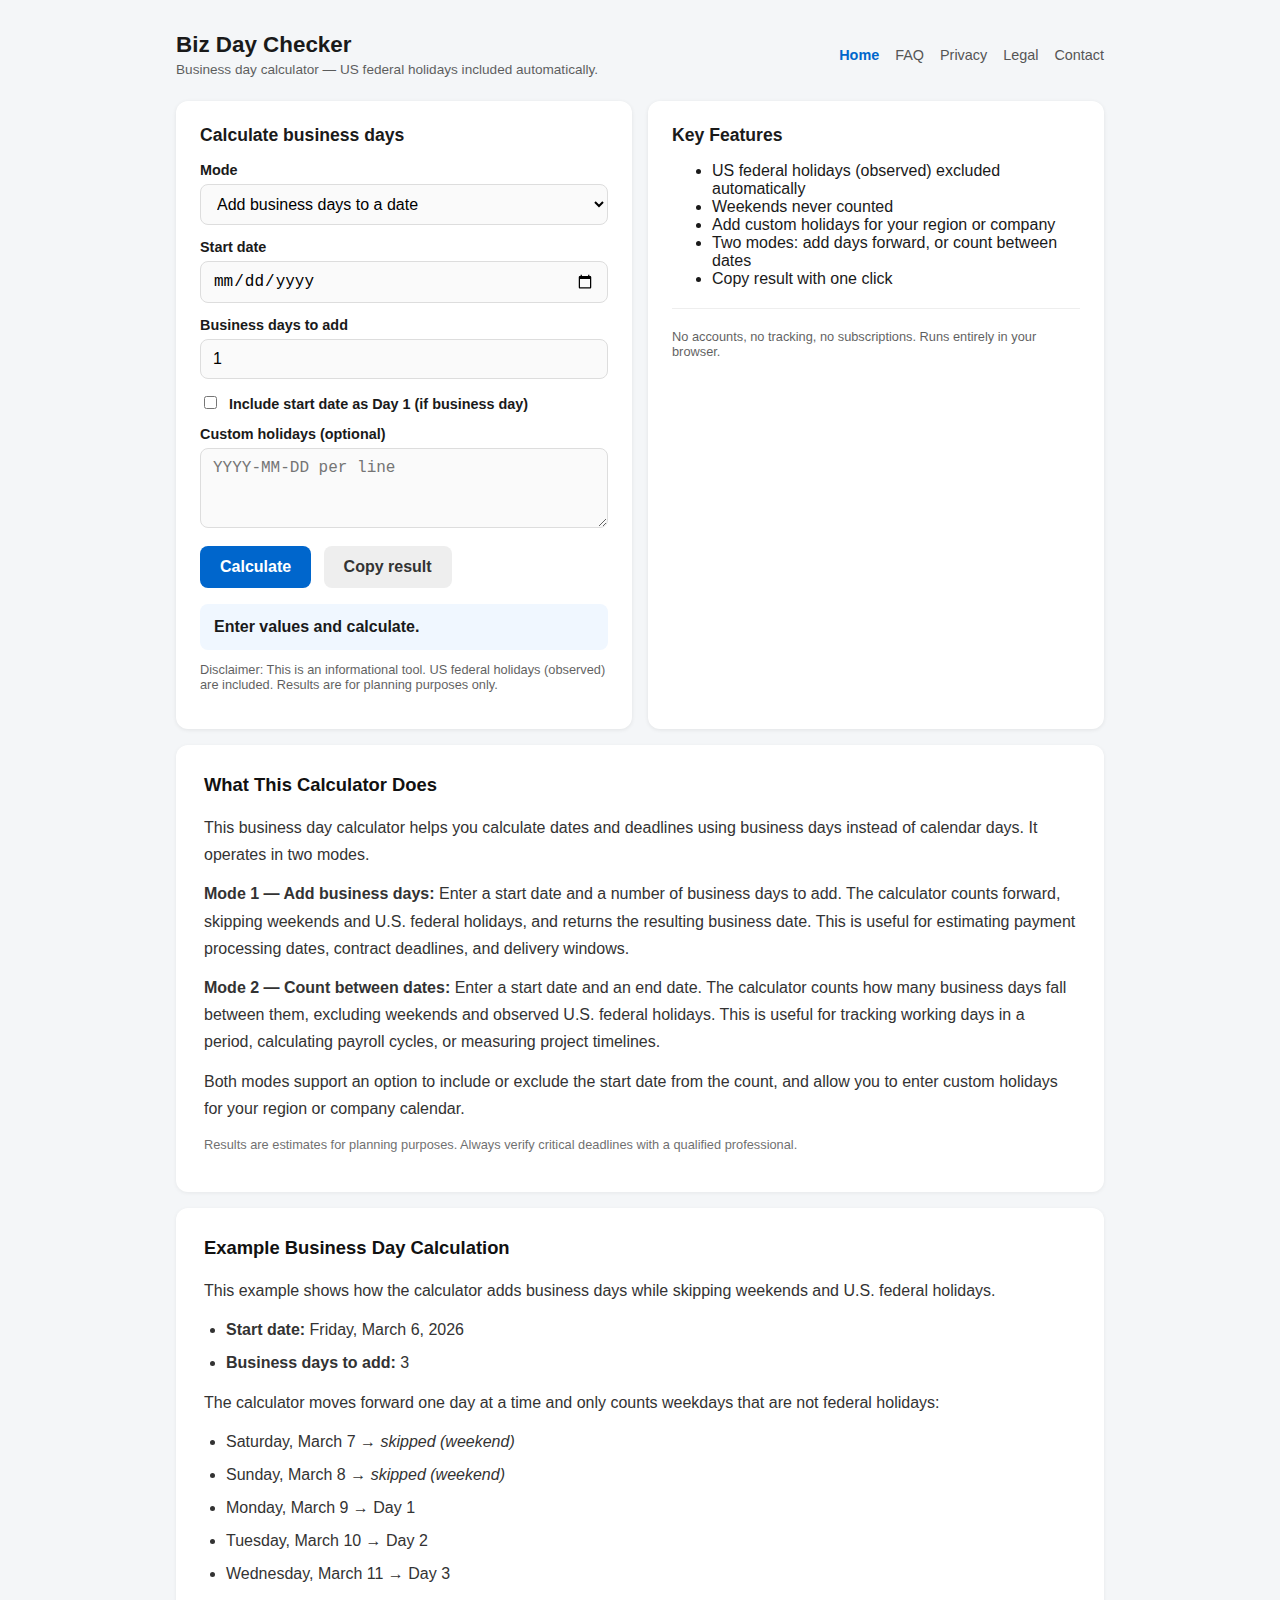
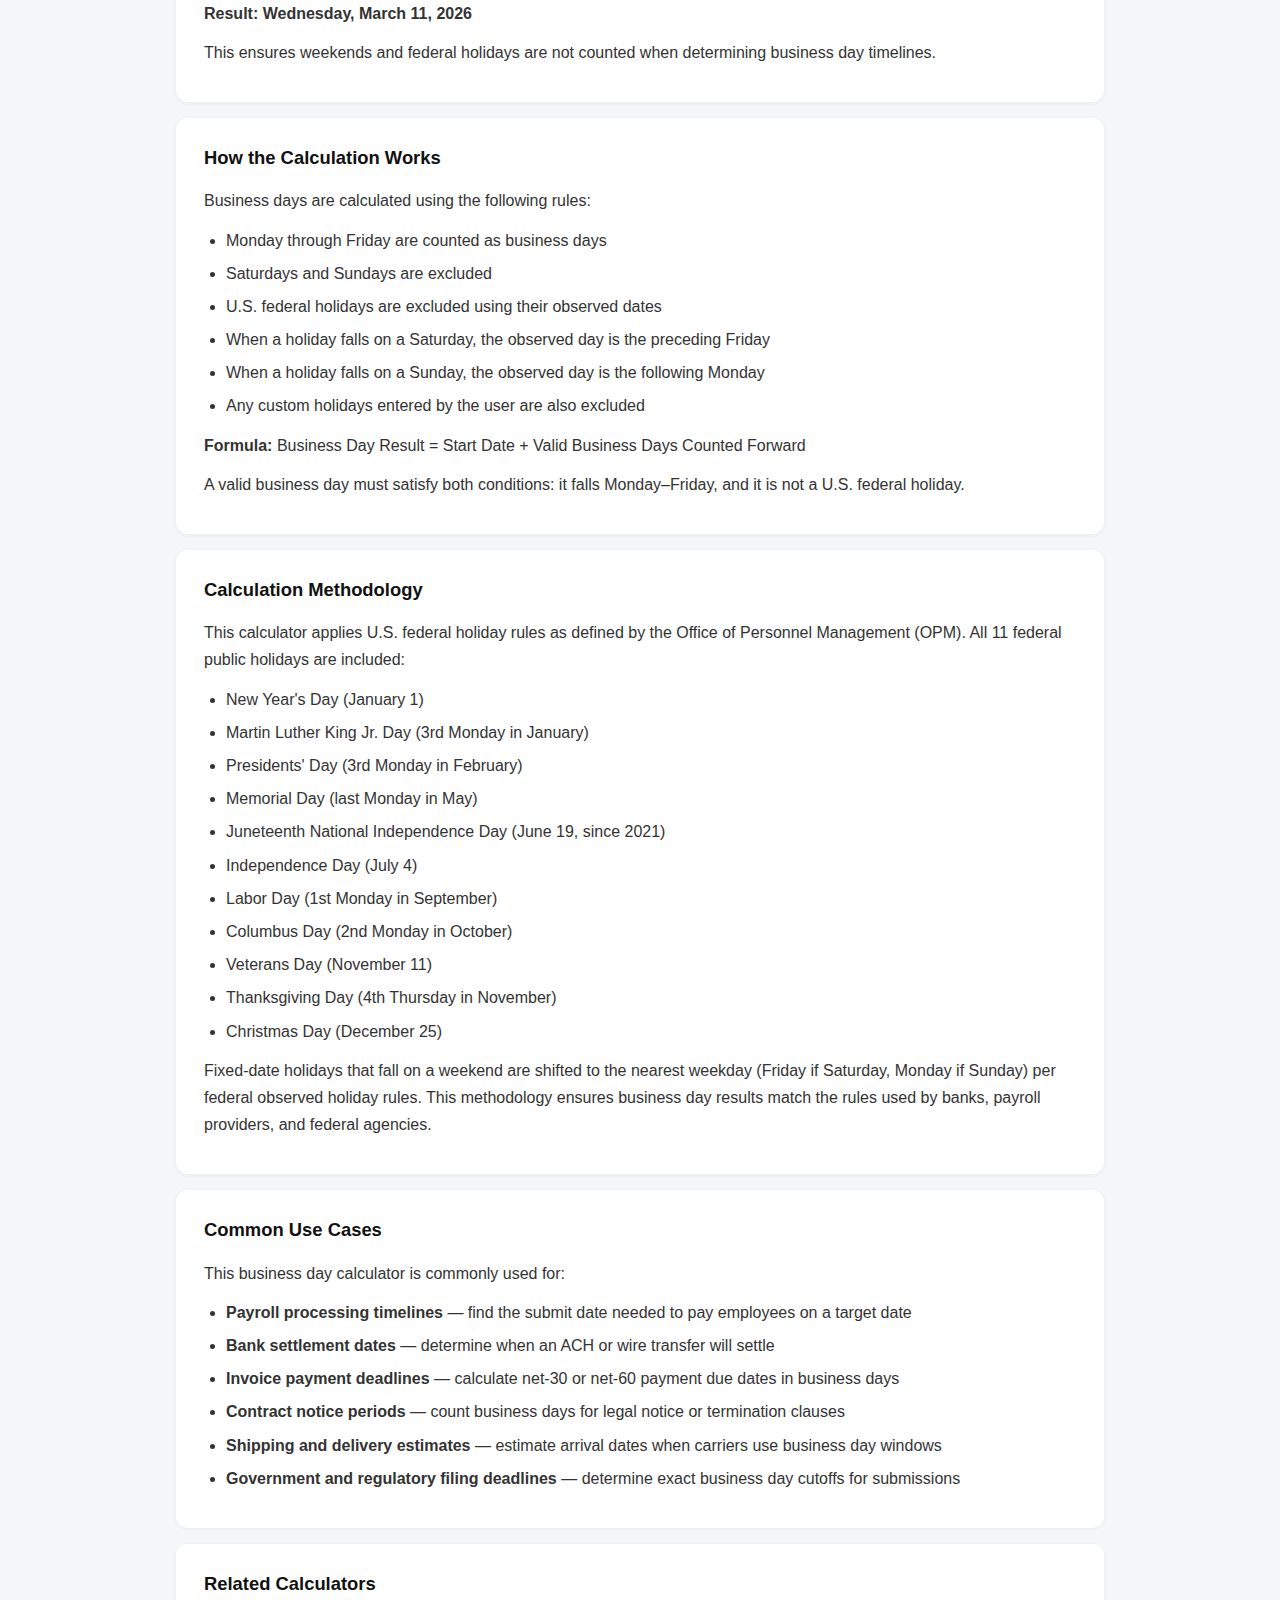
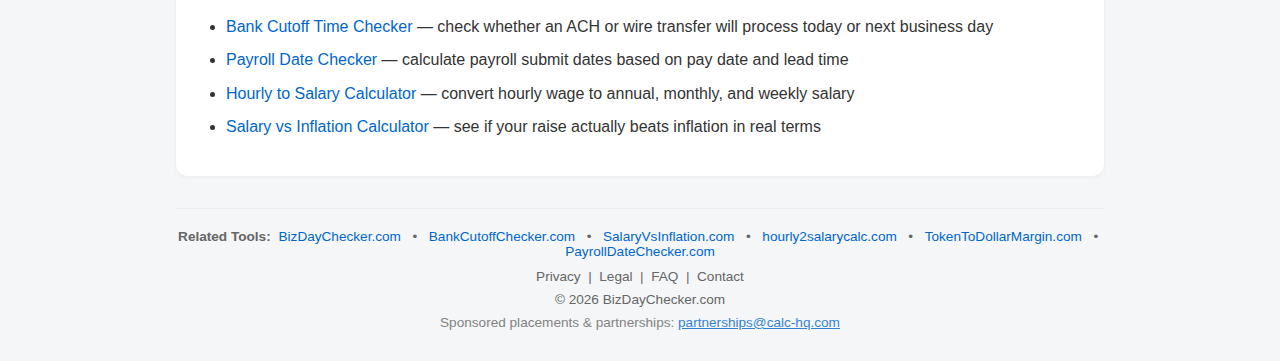
<file: index.html>
<!doctype html>
<html lang="en">
    <head>
        <meta charset="utf-8" />
        <meta name="viewport" content="width=device-width,initial-scale=1" />
        <title>Business Day Calculator | BizDayChecker.com</title>
        <link rel="canonical" href="https://bizdaychecker.com/"/>
        <meta
            name="description"
            content="Free business day calculator. Add business days to a date or count business days between two dates. US federal holidays included automatically."
        />

        <!-- AdSense -->
        <meta name="google-adsense-account" content="ca-pub-7744853829365165" />
        <script
            async
            src="https://pagead2.googlesyndication.com/pagead/js/adsbygoogle.js?client=ca-pub-7744853829365165"
            crossorigin="anonymous"
        ></script>

        <link rel="stylesheet" href="styles.css" />
        <script type="application/ld+json">
        {
            "@context": "https://schema.org",
            "@type": "WebApplication",
            "name": "Business Day Calculator",
            "url": "https://bizdaychecker.com/",
            "applicationCategory": "FinanceApplication",
            "operatingSystem": "All",
            "description": "Online business day calculator that adds or counts business days while skipping weekends and U.S. federal holidays (observed)."
        }
        </script>
    </head>
    <body>
        <div class="wrap">
            <header>
                <div class="brand">
                    <h1>Biz Day Checker</h1>
                    <p>
                        Business day calculator — US federal holidays included
                        automatically.
                    </p>
                </div>
                <nav>
                    <a href="index.html" class="active">Home</a>
                    <a href="faq.html">FAQ</a>
                    <a href="privacy.html">Privacy</a>
                    <a href="legal.html">Legal</a>
                    <a href="contact.html">Contact</a>
                </nav>
            </header>

            <!-- Sponsor (inactive by default) -->
            <div id="sponsor" class="sponsor-slot is-off" aria-label="Sponsor"></div>
            <!-- Ads (collapsed by default) -->
            <div id="adTop" class="ad-slot is-off" aria-label="Advertisement"></div>

            <div class="grid">
                <section class="card">
                    <h2>Calculate business days</h2>

                    <label for="mode">Mode</label>
                    <select id="mode">
                        <option value="add">Add business days to a date</option>
                        <option value="between">
                            Business days between two dates
                        </option>
                    </select>

                    <div id="addMode">
                        <label for="startDate">Start date</label>
                        <input type="date" id="startDate" />
                        <label for="daysToAdd">Business days to add</label>
                        <input type="number" id="daysToAdd" value="1" min="0" />
                    </div>

                    <div id="betweenMode" style="display: none">
                        <label for="betweenStart">Start date</label>
                        <input type="date" id="betweenStart" />
                        <label for="betweenEnd">End date</label>
                        <input type="date" id="betweenEnd" />
                    </div>

                    <label>
                        <input type="checkbox" id="includeStart" /> Include
                        start date as Day 1 (if business day)
                    </label>

                    <label for="customHolidays"
                        >Custom holidays (optional)</label
                    >
                    <textarea
                        id="customHolidays"
                        placeholder="YYYY-MM-DD per line"
                    ></textarea>

                    <button class="btn" onclick="calculate()">Calculate</button>
                    <button class="btn-secondary" onclick="copyResult()">
                        Copy result
                    </button>

                    <div class="result" id="result">
                        Enter values and calculate.
                    </div>

                    <p class="mini">
                        Disclaimer: This is an informational tool. US federal
                        holidays (observed) are included. Results are for
                        planning purposes only.
                    </p>
                </section>

                <aside class="card">
                    <h2>Key Features</h2>
                    <ul>
                        <li>
                            US federal holidays (observed) excluded
                            automatically
                        </li>
                        <li>Weekends never counted</li>
                        <li>Add custom holidays for your region or company</li>
                        <li>Two modes: add days forward, or count between dates</li>
                        <li>Copy result with one click</li>
                    </ul>
                    <div class="sep"></div>
                    <p class="mini">
                        No accounts, no tracking, no subscriptions. Runs
                        entirely in your browser.
                    </p>

                    <!-- Sidebar sponsor slot (inactive — enable when sponsor confirmed) -->
                    <div class="sponsor-sidebar" style="display: none" aria-hidden="true">
                        <span class="sponsor-label">Sponsored</span>
                        <!-- Sponsor content here -->
                    </div>
                </aside>
            </div>

            <div id="adBottom" class="ad-slot is-off" aria-label="Advertisement"></div>

            <section class="content-section">
                <h2>What This Calculator Does</h2>
                <p>This business day calculator helps you calculate dates and deadlines using business days instead of calendar days. It operates in two modes.</p>
                <p><strong>Mode 1 — Add business days:</strong> Enter a start date and a number of business days to add. The calculator counts forward, skipping weekends and U.S. federal holidays, and returns the resulting business date. This is useful for estimating payment processing dates, contract deadlines, and delivery windows.</p>
                <p><strong>Mode 2 — Count between dates:</strong> Enter a start date and an end date. The calculator counts how many business days fall between them, excluding weekends and observed U.S. federal holidays. This is useful for tracking working days in a period, calculating payroll cycles, or measuring project timelines.</p>
                <p>Both modes support an option to include or exclude the start date from the count, and allow you to enter custom holidays for your region or company calendar.</p>
                <p class="mini">Results are estimates for planning purposes. Always verify critical deadlines with a qualified professional.</p>
            </section>

            <section class="content-section">
                <h2>Example Business Day Calculation</h2>
                <p>This example shows how the calculator adds business days while skipping weekends and U.S. federal holidays.</p>
                <ul>
                    <li><strong>Start date:</strong> Friday, March 6, 2026</li>
                    <li><strong>Business days to add:</strong> 3</li>
                </ul>
                <p>The calculator moves forward one day at a time and only counts weekdays that are not federal holidays:</p>
                <ul>
                    <li>Saturday, March 7 → <em>skipped (weekend)</em></li>
                    <li>Sunday, March 8 → <em>skipped (weekend)</em></li>
                    <li>Monday, March 9 → Day 1</li>
                    <li>Tuesday, March 10 → Day 2</li>
                    <li>Wednesday, March 11 → Day 3</li>
                </ul>
                <p><strong>Result: Wednesday, March 11, 2026</strong></p>
                <p>This ensures weekends and federal holidays are not counted when determining business day timelines.</p>
            </section>

            <section class="content-section">
                <h2>How the Calculation Works</h2>
                <p>Business days are calculated using the following rules:</p>
                <ul>
                    <li>Monday through Friday are counted as business days</li>
                    <li>Saturdays and Sundays are excluded</li>
                    <li>U.S. federal holidays are excluded using their observed dates</li>
                    <li>When a holiday falls on a Saturday, the observed day is the preceding Friday</li>
                    <li>When a holiday falls on a Sunday, the observed day is the following Monday</li>
                    <li>Any custom holidays entered by the user are also excluded</li>
                </ul>
                <p><strong>Formula:</strong> Business Day Result = Start Date + Valid Business Days Counted Forward</p>
                <p>A valid business day must satisfy both conditions: it falls Monday–Friday, and it is not a U.S. federal holiday.</p>
            </section>

            <section class="content-section">
                <h2>Calculation Methodology</h2>
                <p>This calculator applies U.S. federal holiday rules as defined by the Office of Personnel Management (OPM). All 11 federal public holidays are included:</p>
                <ul>
                    <li>New Year's Day (January 1)</li>
                    <li>Martin Luther King Jr. Day (3rd Monday in January)</li>
                    <li>Presidents' Day (3rd Monday in February)</li>
                    <li>Memorial Day (last Monday in May)</li>
                    <li>Juneteenth National Independence Day (June 19, since 2021)</li>
                    <li>Independence Day (July 4)</li>
                    <li>Labor Day (1st Monday in September)</li>
                    <li>Columbus Day (2nd Monday in October)</li>
                    <li>Veterans Day (November 11)</li>
                    <li>Thanksgiving Day (4th Thursday in November)</li>
                    <li>Christmas Day (December 25)</li>
                </ul>
                <p>Fixed-date holidays that fall on a weekend are shifted to the nearest weekday (Friday if Saturday, Monday if Sunday) per federal observed holiday rules. This methodology ensures business day results match the rules used by banks, payroll providers, and federal agencies.</p>
            </section>

            <section class="content-section">
                <h2>Common Use Cases</h2>
                <p>This business day calculator is commonly used for:</p>
                <ul>
                    <li><strong>Payroll processing timelines</strong> — find the submit date needed to pay employees on a target date</li>
                    <li><strong>Bank settlement dates</strong> — determine when an ACH or wire transfer will settle</li>
                    <li><strong>Invoice payment deadlines</strong> — calculate net-30 or net-60 payment due dates in business days</li>
                    <li><strong>Contract notice periods</strong> — count business days for legal notice or termination clauses</li>
                    <li><strong>Shipping and delivery estimates</strong> — estimate arrival dates when carriers use business day windows</li>
                    <li><strong>Government and regulatory filing deadlines</strong> — determine exact business day cutoffs for submissions</li>
                </ul>
            </section>

            <section class="content-section">
                <h2>Related Calculators</h2>
                <ul>
                    <li><a href="https://bankcutoffchecker.com/" target="_blank" rel="noopener">Bank Cutoff Time Checker</a> — check whether an ACH or wire transfer will process today or next business day</li>
                    <li><a href="https://payrolldatechecker.com/" target="_blank" rel="noopener">Payroll Date Checker</a> — calculate payroll submit dates based on pay date and lead time</li>
                    <li><a href="https://hourly2salarycalc.com/" target="_blank" rel="noopener">Hourly to Salary Calculator</a> — convert hourly wage to annual, monthly, and weekly salary</li>
                    <li><a href="https://salaryvsinflation.com/" target="_blank" rel="noopener">Salary vs Inflation Calculator</a> — see if your raise actually beats inflation in real terms</li>
                </ul>
            </section>

            <footer class="foot">
                <div class="sep"></div>
                <div class="network-links related-tools"></div>
                <div class="footer-links">
                    <a href="privacy.html">Privacy</a> &nbsp;|&nbsp;
                    <a href="legal.html">Legal</a> &nbsp;|&nbsp;
                    <a href="faq.html">FAQ</a> &nbsp;|&nbsp;
                    <a href="contact.html">Contact</a>
                </div>
                <div class="footer-meta">
                    © <span id="year"></span> BizDayChecker.com
                </div>
                <p class="sponsor-line">
                    Sponsored placements &amp; partnerships:
                    <a href="mailto:partnerships@calc-hq.com"
                        >partnerships@calc-hq.com</a
                    >
                </p>
            </footer>
        </div>

        <script>
            function toISO(d) {
                return d.toISOString().slice(0, 10);
            }
            function addDays(d, n) {
                let x = new Date(d);
                x.setDate(x.getDate() + n);
                return x;
            }
            function isWeekend(d) {
                return d.getDay() == 0 || d.getDay() == 6;
            }

            function usHolidays(year) {
                function obs(d) {
                    let x = new Date(d.getTime());
                    if (x.getDay() == 6) x = addDays(x, -1);
                    if (x.getDay() == 0) x = addDays(x, 1);
                    return x;
                }
                let h = [];
                // New Year's Day - also check if Jan 1 falls on Saturday (observed Dec 31 prev year)
                let ny = obs(new Date(year, 0, 1));
                h.push(ny);
                // If Jan 1 is Saturday, observed is Dec 31 of previous year - add that too
                if (new Date(year, 0, 1).getDay() == 6)
                    h.push(new Date(year - 1, 11, 31));
                h.push(
                    new Date(
                        year,
                        0,
                        15 + ((1 - new Date(year, 0, 15).getDay() + 7) % 7),
                    ),
                ); // MLK Day
                h.push(
                    new Date(
                        year,
                        1,
                        15 + ((1 - new Date(year, 1, 15).getDay() + 7) % 7),
                    ),
                ); // Presidents Day
                h.push(
                    new Date(
                        year,
                        4,
                        31 - ((new Date(year, 4, 31).getDay() + 6) % 7),
                    ),
                ); // Memorial Day (last Mon May)
                if (year >= 2021) h.push(obs(new Date(year, 5, 19))); // Juneteenth
                h.push(obs(new Date(year, 6, 4))); // Independence Day
                h.push(
                    new Date(
                        year,
                        8,
                        1 + ((1 - new Date(year, 8, 1).getDay() + 7) % 7),
                    ),
                ); // Labor Day
                h.push(
                    new Date(
                        year,
                        9,
                        8 + ((1 - new Date(year, 9, 8).getDay() + 7) % 7),
                    ),
                ); // Columbus Day (2nd Mon Oct)
                h.push(obs(new Date(year, 10, 11))); // Veterans Day
                h.push(
                    new Date(
                        year,
                        10,
                        22 + ((4 - new Date(year, 10, 22).getDay() + 7) % 7),
                    ),
                ); // Thanksgiving
                h.push(obs(new Date(year, 11, 25))); // Christmas
                return h.map(toISO);
            }

            function buildHolidaySet(startDate, endDate) {
                // Generate holidays for every year in the range + buffer years
                let hol = new Set();
                let startYear = startDate.getFullYear() - 1;
                let endYear = endDate.getFullYear() + 1;
                for (let y = startYear; y <= endYear; y++) {
                    usHolidays(y).forEach((d) => hol.add(d));
                }
                return hol;
            }

            function calculate() {
                let include = document.getElementById("includeStart").checked;
                let custom = new Set(
                    document
                        .getElementById("customHolidays")
                        .value.split("\n")
                        .map((x) => x.trim())
                        .filter((x) => x),
                );

                // Determine date range for holiday generation
                let mode = document.getElementById("mode").value;
                let rangeStart, rangeEnd;
                if (mode == "add") {
                    rangeStart = new Date(
                        document.getElementById("startDate").value,
                    );
                    let n =
                        parseInt(
                            document.getElementById("daysToAdd").value,
                            10,
                        ) || 0;
                    rangeEnd = addDays(rangeStart, Math.max(n * 2, 365)); // buffer
                } else {
                    rangeStart = new Date(
                        document.getElementById("betweenStart").value,
                    );
                    rangeEnd = new Date(
                        document.getElementById("betweenEnd").value,
                    );
                }

                let hol = buildHolidaySet(rangeStart, rangeEnd);
                function isBiz(d) {
                    return (
                        !isWeekend(d) &&
                        !hol.has(toISO(d)) &&
                        !custom.has(toISO(d))
                    );
                }
                let out = "";
                if (mode === "add") {
                    let s = new Date(
                        document.getElementById("startDate").value,
                    );
                    let n = parseInt(
                        document.getElementById("daysToAdd").value,
                        10,
                    );
                    let cur = new Date(s);
                    let count = 0;
                    if (include && isBiz(cur)) count = 1;
                    else cur = addDays(cur, 1);
                    while (count < n) {
                        if (isBiz(cur)) count++;
                        if (count < n) cur = addDays(cur, 1);
                    }
                    while (!isBiz(cur)) cur = addDays(cur, 1);
                    out = "Result date: " + toISO(cur);
                } else {
                    let a = new Date(
                        document.getElementById("betweenStart").value,
                    );
                    let b = new Date(
                        document.getElementById("betweenEnd").value,
                    );
                    if (b < a) {
                        let t = a;
                        a = b;
                        b = t;
                    }
                    let cur = new Date(a);
                    if (!include) cur = addDays(cur, 1);
                    let cnt = 0;
                    while (cur <= b) {
                        if (isBiz(cur)) cnt++;
                        cur = addDays(cur, 1);
                    }
                    out = "Business days between: " + cnt;
                }
                document.getElementById("result").innerText = out;
            }

            function copyResult() {
                navigator.clipboard.writeText(
                    document.getElementById("result").innerText,
                );
            }

            document.getElementById("mode").addEventListener("change", (e) => {
                document.getElementById("addMode").style.display =
                    e.target.value == "add" ? "block" : "none";
                document.getElementById("betweenMode").style.display =
                    e.target.value == "between" ? "block" : "none";
            });

            document.getElementById("year").textContent =
                new Date().getFullYear();
        </script>

        <script src="config.js"></script>
        <script src="ads.js"></script>
        <script src="network.js"></script>
    </body>
</html>
</file>
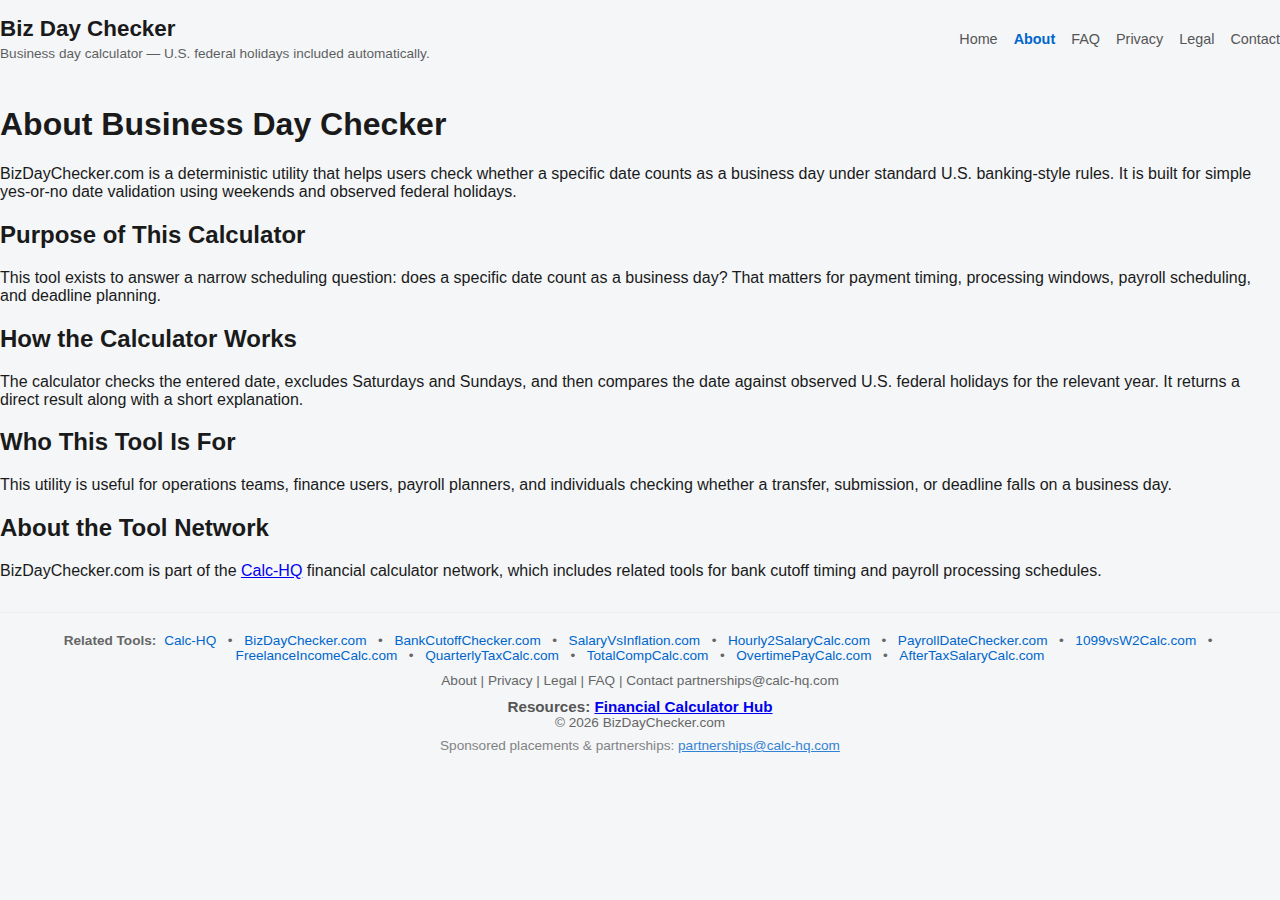
<file: about.html>
<!doctype html>
<html lang="en">
<head>
  <meta charset="utf-8" />
  <meta name="viewport" content="width=device-width, initial-scale=1" />
  <title>About | BizDayChecker.com</title>
  <meta name="description" content="About Business Day Checker and how it evaluates business days using weekends and observed U.S. federal holidays." />
  <link rel="canonical" href="https://bizdaychecker.com/about.html" />
  <meta name="robots" content="index, follow" />
  <meta name="google-adsense-account" content="ca-pub-7744853829365165" />
  <link rel="icon" href="/assets/favicon.svg" type="image/svg+xml" />
  <meta property="og:type" content="article" />
  <meta property="og:title" content="About | BizDayChecker.com" />
  <meta property="og:description" content="About Business Day Checker and how it evaluates business days using weekends and observed U.S. federal holidays." />
  <meta property="og:url" content="https://bizdaychecker.com/about.html" />
  <meta property="og:site_name" content="BizDayChecker.com" />
  <meta name="twitter:card" content="summary" />
  <meta name="twitter:title" content="About | BizDayChecker.com" />
  <meta name="twitter:description" content="About Business Day Checker and how it evaluates business days using weekends and observed U.S. federal holidays." />
  <link rel="stylesheet" href="styles.css" />
  <script async src="https://pagead2.googlesyndication.com/pagead/js/adsbygoogle.js?client=ca-pub-7744853829365165" crossorigin="anonymous"></script>
  <script type="application/ld+json">
{
  "@context": "https://schema.org",
  "@type": "AboutPage",
  "name": "About",
  "url": "https://bizdaychecker.com/about.html",
  "description": "About Business Day Checker and how it evaluates business days using weekends and observed U.S. federal holidays."
}
  </script>
</head>
<body>
<header>
<div class="brand"><h1>Biz Day Checker</h1><p>Business day calculator — U.S. federal holidays included automatically.</p></div>
<nav>
<a href="index.html">Home</a>
<a class="active" href="about.html">About</a>
<a href="faq.html">FAQ</a>
<a href="privacy.html">Privacy</a>
<a href="legal.html">Legal</a>
<a href="contact.html">Contact</a>
</nav>
</header>
<main class="container">

<section class="page-copy">
  <h1>About Business Day Checker</h1>
  <p>BizDayChecker.com is a deterministic utility that helps users check whether a specific date counts as a business day under standard U.S. banking-style rules. It is built for simple yes-or-no date validation using weekends and observed federal holidays.</p>

  <h2>Purpose of This Calculator</h2>
  <p>This tool exists to answer a narrow scheduling question: does a specific date count as a business day? That matters for payment timing, processing windows, payroll scheduling, and deadline planning.</p>

  <h2>How the Calculator Works</h2>
  <p>The calculator checks the entered date, excludes Saturdays and Sundays, and then compares the date against observed U.S. federal holidays for the relevant year. It returns a direct result along with a short explanation.</p>

  <h2>Who This Tool Is For</h2>
  <p>This utility is useful for operations teams, finance users, payroll planners, and individuals checking whether a transfer, submission, or deadline falls on a business day.</p>

  <h2>About the Tool Network</h2>
  <p>BizDayChecker.com is part of the <a href="https://calc-hq.com" target="_blank" rel="noopener">Calc-HQ</a> financial calculator network, which includes related tools for bank cutoff timing and payroll processing schedules.</p>
</section>

</main>
<footer class="foot">
<div class="sep"></div>
<div class="network-links related-tools"></div>
<div class="footer-links"><a href="about.html">About</a> | <a href="privacy.html">Privacy</a> | <a href="legal.html">Legal</a> | <a href="faq.html">FAQ</a> | <a href="contact.html">Contact</a> <span class="footer-email">partnerships@calc-hq.com</span></div><div class="footer-resources"><strong>Resources:</strong> <a href="https://calc-hq.com" target="_blank" rel="noopener">Financial Calculator Hub</a></div>
<div class="footer-meta">© <span id="year"></span> BizDayChecker.com</div>
<p class="sponsor-line">Sponsored placements &amp; partnerships: <a href="mailto:partnerships@calc-hq.com">partnerships@calc-hq.com</a></p>
</footer>
  <script src="/assets/config.js"></script>
  <script src="/assets/network.js"></script>
  <script src="/assets/footer.js"></script>
  <script src="/assets/ads.js"></script>
  <script src="/assets/app.js"></script>
</body>
</html>
</file>
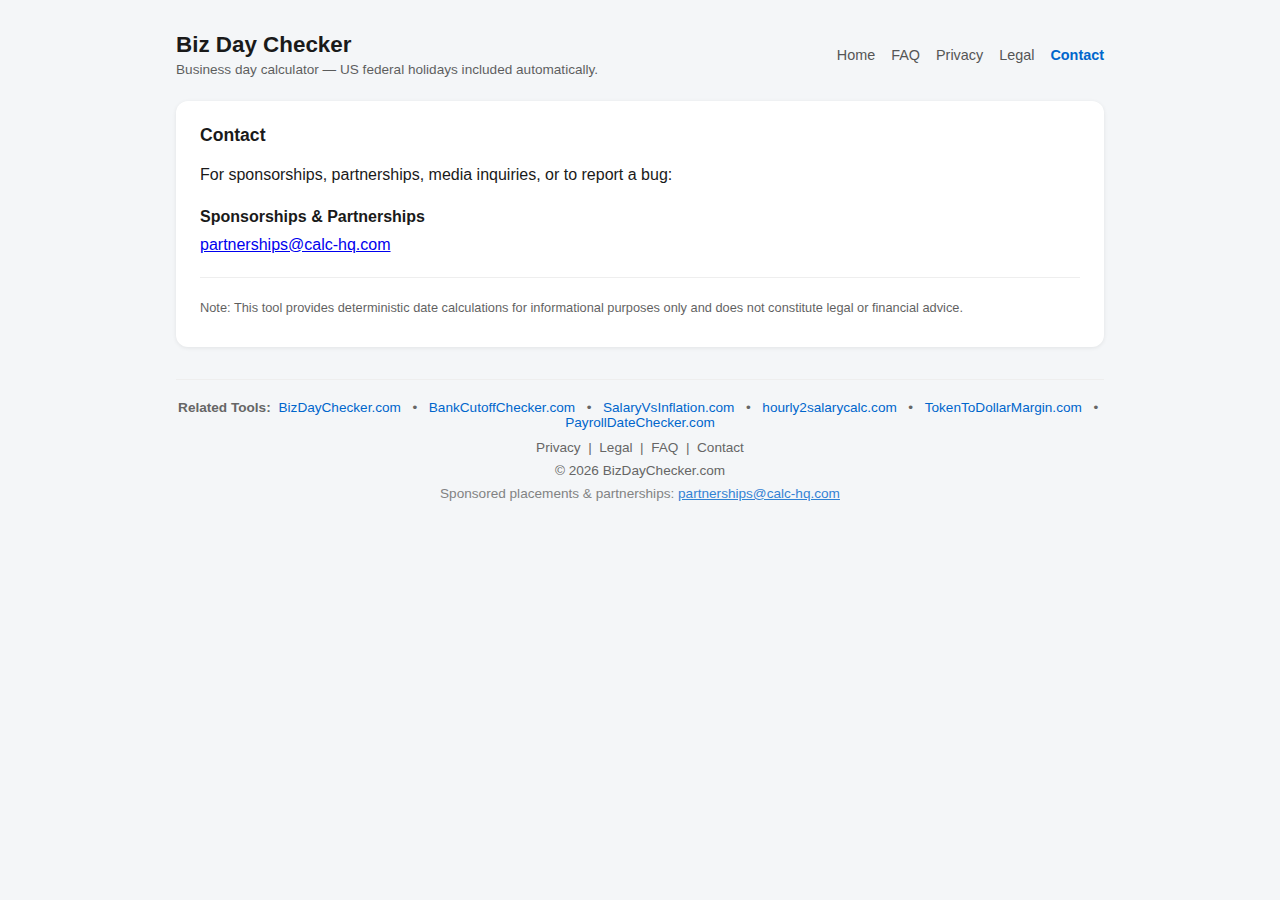
<file: contact.html>
<!doctype html>
<html lang="en">

<head>
    <meta charset="utf-8" />
    <meta name="viewport" content="width=device-width,initial-scale=1" />
    <title>Contact — Biz Day Checker</title>
    <link rel="canonical" href="https://bizdaychecker.com/contact.html" />
    <meta name="description" content="Contact BizDayChecker.com for feedback, bug reports, or sponsorship inquiries." />
    <meta name="google-adsense-account" content="ca-pub-7744853829365165" />
    <script async src="https://pagead2.googlesyndication.com/pagead/js/adsbygoogle.js?client=ca-pub-7744853829365165"
        crossorigin="anonymous"></script>
    <link rel="stylesheet" href="styles.css" />
</head>

<body>
    <div class="wrap">
        <header>
            <div class="brand">
                <h1>Biz Day Checker</h1>
                <p>
                    Business day calculator — US federal holidays included
                    automatically.
                </p>
            </div>
            <nav>
                <a href="index.html">Home</a>
                <a href="faq.html">FAQ</a>
                <a href="privacy.html">Privacy</a>
                <a href="legal.html">Legal</a>
                <a href="contact.html" class="active">Contact</a>
            </nav>
        </header>
        <!-- Sponsor (inactive by default) -->
        <div id="sponsor" class="sponsor-slot is-off" aria-label="Sponsor"></div>
        <!-- Ads (collapsed by default) -->
        <div id="adTop" class="ad-slot is-off" aria-label="Advertisement"></div>

        <section class="card legal">
            <h2>Contact</h2>
            <p>
                For sponsorships, partnerships, media inquiries, or to
                report a bug:
            </p>

            <h3>Sponsorships &amp; Partnerships</h3>
            <p>
                <a href="mailto:partnerships@calc-hq.com">partnerships@calc-hq.com</a>
            </p>

            <div class="sep"></div>
            <p class="mini">
                Note: This tool provides deterministic date calculations for
                informational purposes only and does not constitute legal or
                financial advice.
            </p>
        </section>

        <div id="adBottom" class="ad-slot is-off" aria-label="Advertisement"></div>

        <footer class="foot">
            <div class="sep"></div>
            <div class="network-links related-tools"></div>
            <div class="footer-links">
                <a href="privacy.html">Privacy</a> &nbsp;|&nbsp;
                <a href="legal.html">Legal</a> &nbsp;|&nbsp;
                <a href="faq.html">FAQ</a> &nbsp;|&nbsp;
                <a href="contact.html">Contact</a>
            </div>
            <div class="footer-meta">
                © <span id="year"></span> BizDayChecker.com
            </div>
            <p class="sponsor-line">
                Sponsored placements &amp; partnerships:
                <a href="mailto:partnerships@calc-hq.com">partnerships@calc-hq.com</a>
            </p>
        </footer>
    </div>
    <script>
        document.getElementById("year").textContent =
            new Date().getFullYear();
    </script>
    <script src="config.js"></script>
    <script src="ads.js"></script>
    <script src="network.js"></script>
</body>

</html>
</file>
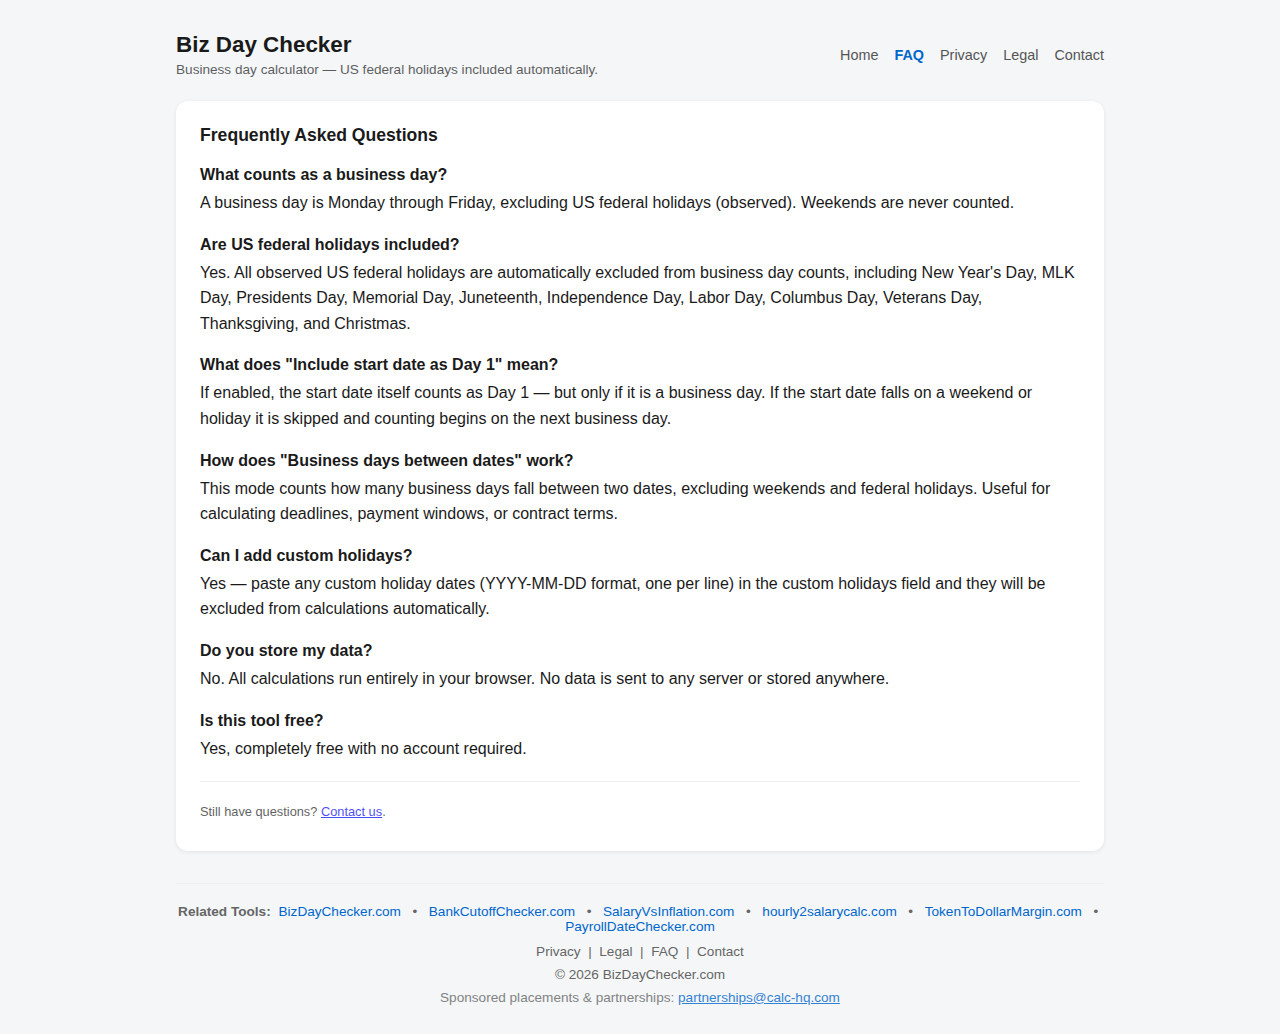
<file: faq.html>
<!doctype html>
<html lang="en">
    <head>
        <meta charset="utf-8" />
        <meta name="viewport" content="width=device-width,initial-scale=1" />
        <title>FAQ | BizDayChecker.com</title>
        <link rel="canonical" href="https://bizdaychecker.com/faq.html"/>
        <meta name="description" content="Frequently asked questions about the BizDayChecker business day calculator." />
        <meta name="robots" content="index, follow" />
        <meta property="og:type" content="website" />
        <meta property="og:title" content="FAQ | BizDayChecker.com" />
        <meta property="og:description" content="Frequently asked questions about the BizDayChecker business day calculator." />
        <meta property="og:url" content="https://bizdaychecker.com/faq.html" />
        <meta name="google-adsense-account" content="ca-pub-7744853829365165" />
        <script
            async
            src="https://pagead2.googlesyndication.com/pagead/js/adsbygoogle.js?client=ca-pub-7744853829365165"
            crossorigin="anonymous"
        ></script>
        <link rel="stylesheet" href="styles.css" />
        <script type="application/ld+json">
        {
            "@context": "https://schema.org",
            "@type": "WebApplication",
            "name": "Business Day Calculator",
            "url": "https://bizdaychecker.com/",
            "applicationCategory": "FinanceApplication",
            "operatingSystem": "All",
            "description": "Online business day calculator that adds or counts business days while skipping weekends and U.S. federal holidays (observed)."
        }
        </script>
        <script type="application/ld+json">
        {
            "@context": "https://schema.org",
            "@type": "FAQPage",
            "mainEntity": [
              { "@type": "Question", "name": "What counts as a business day?", "acceptedAnswer": { "@type": "Answer", "text": "A business day is Monday through Friday, excluding US federal holidays (observed). Weekends are never counted." } },
              { "@type": "Question", "name": "Are US federal holidays included?", "acceptedAnswer": { "@type": "Answer", "text": "Yes. All observed US federal holidays are automatically excluded from business day counts." } },
              { "@type": "Question", "name": "Can I add custom holidays?", "acceptedAnswer": { "@type": "Answer", "text": "Yes — paste any custom holiday dates (YYYY-MM-DD format, one per line) in the custom holidays field." } },
              { "@type": "Question", "name": "Do you store my data?", "acceptedAnswer": { "@type": "Answer", "text": "No. All calculations run entirely in your browser. No data is sent to any server or stored anywhere." } }
            ]
        }
        </script>
    </head>
    <body>
        <div class="wrap">
            <header>
                <div class="brand">
                    <h1>Biz Day Checker</h1>
                    <p>
                        Business day calculator — US federal holidays included
                        automatically.
                    </p>
                </div>
                <nav>
                    <a href="index.html">Home</a>
                    <a href="faq.html" class="active">FAQ</a>
                    <a href="privacy.html">Privacy</a>
                    <a href="legal.html">Legal</a>
                    <a href="contact.html">Contact</a>
                </nav>
            </header>
            <!-- Sponsor (inactive by default) -->
            <div id="sponsor" class="sponsor-slot is-off" aria-label="Sponsor"></div>
            <!-- Ads (collapsed by default) -->
            <div id="adTop" class="ad-slot is-off" aria-label="Advertisement"></div>

            <section class="card legal">
                <h2>Frequently Asked Questions</h2>

                <h3>What counts as a business day?</h3>
                <p>
                    A business day is Monday through Friday, excluding US
                    federal holidays (observed). Weekends are never counted.
                </p>

                <h3>Are US federal holidays included?</h3>
                <p>
                    Yes. All observed US federal holidays are automatically
                    excluded from business day counts, including New Year's Day,
                    MLK Day, Presidents Day, Memorial Day, Juneteenth,
                    Independence Day, Labor Day, Columbus Day, Veterans Day,
                    Thanksgiving, and Christmas.
                </p>

                <h3>What does "Include start date as Day 1" mean?</h3>
                <p>
                    If enabled, the start date itself counts as Day 1 — but only
                    if it is a business day. If the start date falls on a
                    weekend or holiday it is skipped and counting begins on the
                    next business day.
                </p>

                <h3>How does "Business days between dates" work?</h3>
                <p>
                    This mode counts how many business days fall between two
                    dates, excluding weekends and federal holidays. Useful for
                    calculating deadlines, payment windows, or contract terms.
                </p>

                <h3>Can I add custom holidays?</h3>
                <p>
                    Yes — paste any custom holiday dates (YYYY-MM-DD format, one
                    per line) in the custom holidays field and they will be
                    excluded from calculations automatically.
                </p>

                <h3>Do you store my data?</h3>
                <p>
                    No. All calculations run entirely in your browser. No data
                    is sent to any server or stored anywhere.
                </p>

                <h3>Is this tool free?</h3>
                <p>Yes, completely free with no account required.</p>

                <div class="sep"></div>
                <p class="mini">
                    Still have questions? <a href="contact.html">Contact us</a>.
                </p>
            </section>

            <div id="adBottom" class="ad-slot is-off" aria-label="Advertisement"></div>

            <footer class="foot">
                <div class="sep"></div>
                <div class="network-links related-tools"></div>
                <div class="footer-links">
                    <a href="privacy.html">Privacy</a> &nbsp;|&nbsp;
                    <a href="legal.html">Legal</a> &nbsp;|&nbsp;
                    <a href="faq.html">FAQ</a> &nbsp;|&nbsp;
                    <a href="contact.html">Contact</a>
                </div>
                <div class="footer-meta">
                    © <span id="year"></span> BizDayChecker.com
                </div>
                <p class="sponsor-line">
                    Sponsored placements &amp; partnerships:
                    <a href="mailto:partnerships@calc-hq.com"
                        >partnerships@calc-hq.com</a
                    >
                </p>
            </footer>
        </div>
        <script>
            document.getElementById("year").textContent =
                new Date().getFullYear();
        </script>
        <script src="config.js"></script>
        <script src="ads.js"></script>
        <script src="network.js"></script>
    </body>
</html>
</file>
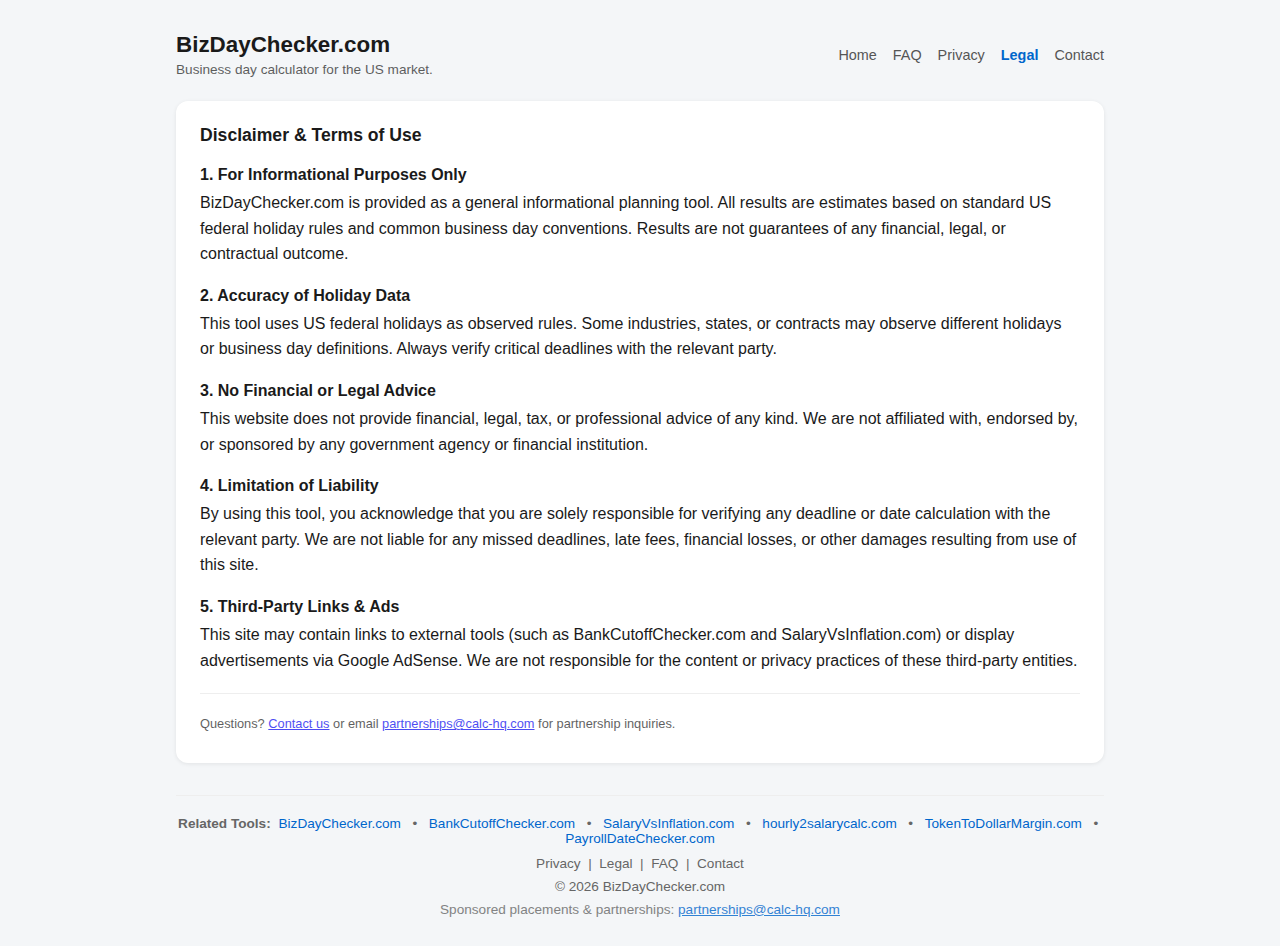
<file: legal.html>
<!doctype html>
<html lang="en">

<head>
    <meta charset="utf-8" />
    <meta name="viewport" content="width=device-width,initial-scale=1" />
    <title>Legal &amp; Disclaimer — BizDayChecker.com</title>
    <link rel="canonical" href="https://bizdaychecker.com/legal.html" />
    <meta name="description" content="Terms of use and disclaimer for BizDayChecker.com." />
    <meta name="google-adsense-account" content="ca-pub-7744853829365165" />
    <script async src="https://pagead2.googlesyndication.com/pagead/js/adsbygoogle.js?client=ca-pub-7744853829365165"
        crossorigin="anonymous"></script>
    <link rel="stylesheet" href="styles.css" />
    <script type="application/ld+json">
    {
        "@context": "https://schema.org",
        "@type": "WebApplication",
        "name": "Business Day Calculator",
        "url": "https://bizdaychecker.com/",
        "applicationCategory": "UtilityApplication",
        "operatingSystem": "All",
        "description": "Free business day calculator. Add business days to a date or count business days between two dates. US federal holidays included automatically."
    }
    </script>
</head>

<body>
    <div class="wrap">
        <header>
            <div class="brand">
                <h1>BizDayChecker.com</h1>
                <p>Business day calculator for the US market.</p>
            </div>
            <nav>
                <a href="index.html">Home</a>
                <a href="faq.html">FAQ</a>
                <a href="privacy.html">Privacy</a>
                <a href="legal.html" class="active">Legal</a>
                <a href="contact.html">Contact</a>
            </nav>
        </header>
        <!-- Sponsor (inactive by default) -->
        <div id="sponsor" class="sponsor-slot is-off" aria-label="Sponsor"></div>
        <!-- Ads (collapsed by default) -->
        <div id="adTop" class="ad-slot is-off" aria-label="Advertisement"></div>

        <section class="card legal">
            <h2>Disclaimer &amp; Terms of Use</h2>

            <h3>1. For Informational Purposes Only</h3>
            <p>
                BizDayChecker.com is provided as a general informational
                planning tool. All results are estimates based on standard
                US federal holiday rules and common business day
                conventions. Results are not guarantees of any financial,
                legal, or contractual outcome.
            </p>

            <h3>2. Accuracy of Holiday Data</h3>
            <p>
                This tool uses US federal holidays as observed rules. Some
                industries, states, or contracts may observe different
                holidays or business day definitions. Always verify critical
                deadlines with the relevant party.
            </p>

            <h3>3. No Financial or Legal Advice</h3>
            <p>
                This website does not provide financial, legal, tax, or
                professional advice of any kind. We are not affiliated with,
                endorsed by, or sponsored by any government agency or
                financial institution.
            </p>

            <h3>4. Limitation of Liability</h3>
            <p>
                By using this tool, you acknowledge that you are solely
                responsible for verifying any deadline or date calculation
                with the relevant party. We are not liable for any missed
                deadlines, late fees, financial losses, or other damages
                resulting from use of this site.
            </p>

            <h3>5. Third-Party Links &amp; Ads</h3>
            <p>
                This site may contain links to external tools (such as
                BankCutoffChecker.com and SalaryVsInflation.com) or display
                advertisements via Google AdSense. We are not responsible
                for the content or privacy practices of these third-party
                entities.
            </p>

            <div class="sep"></div>
            <p class="mini">
                Questions? <a href="contact.html">Contact us</a> or email
                <a href="mailto:partnerships@calc-hq.com">partnerships@calc-hq.com</a>
                for partnership inquiries.
            </p>
        </section>

        <div id="adBottom" class="ad-slot is-off" aria-label="Advertisement"></div>

        <footer class="foot">
            <div class="sep"></div>
            <div class="network-links related-tools"></div>
            <div class="footer-links">
                <a href="privacy.html">Privacy</a> &nbsp;|&nbsp;
                <a href="legal.html">Legal</a> &nbsp;|&nbsp;
                <a href="faq.html">FAQ</a> &nbsp;|&nbsp;
                <a href="contact.html">Contact</a>
            </div>
            <div class="footer-meta">
                © <span id="year"></span> BizDayChecker.com
            </div>
            <p class="sponsor-line">
                Sponsored placements &amp; partnerships:
                <a href="mailto:partnerships@calc-hq.com">partnerships@calc-hq.com</a>
            </p>
        </footer>
    </div>
    <script>
        document.getElementById("year").textContent =
            new Date().getFullYear();
    </script>
    <script src="config.js"></script>
    <script src="ads.js"></script>
    <script src="network.js"></script>
</body>

</html>
</file>
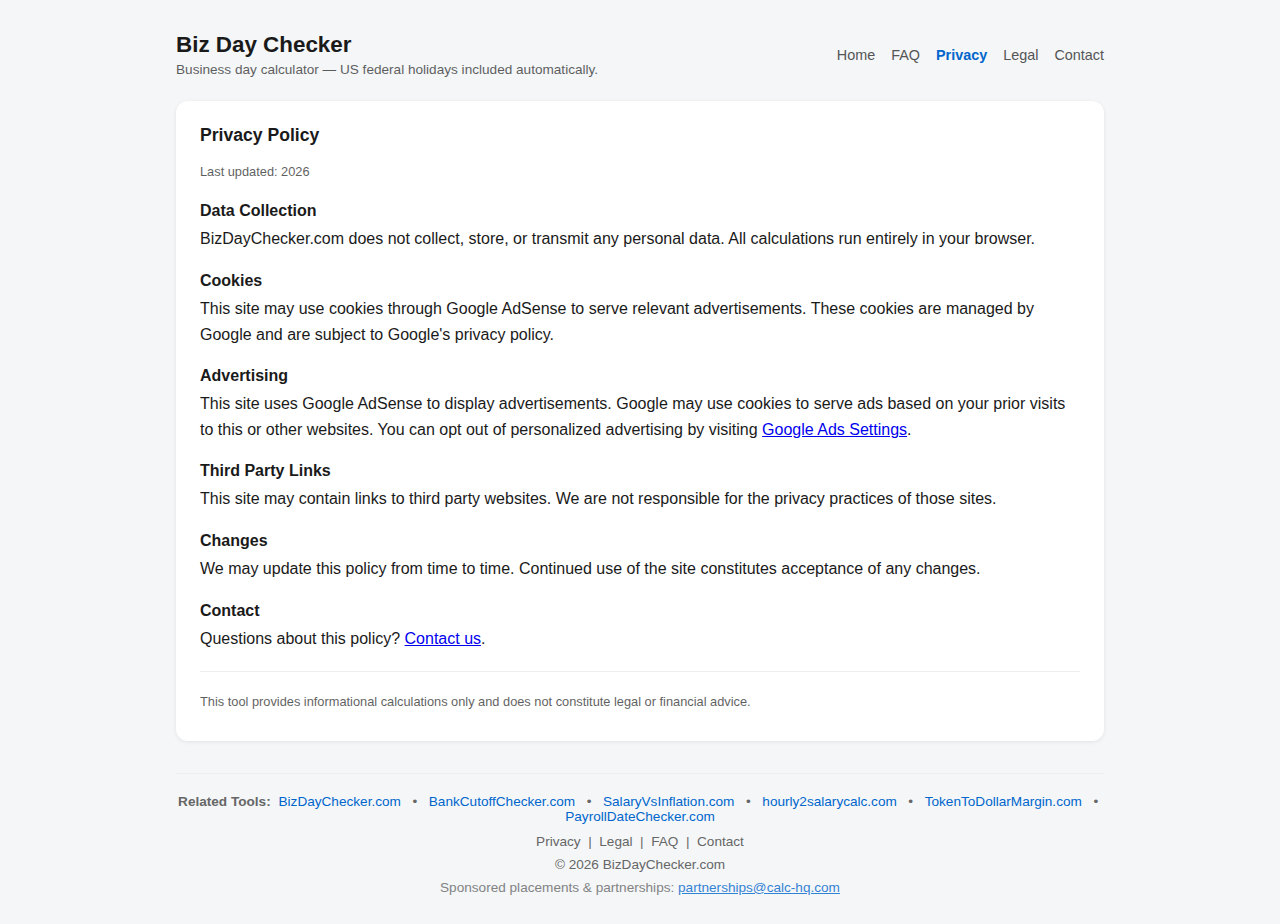
<file: privacy.html>
<!doctype html>
<html lang="en">

<head>
    <meta charset="utf-8" />
    <meta name="viewport" content="width=device-width,initial-scale=1" />
    <title>Privacy Policy — Biz Day Checker</title>
    <link rel="canonical" href="https://bizdaychecker.com/privacy.html" />
    <meta name="description" content="Privacy policy for BizDayChecker.com." />
    <meta name="google-adsense-account" content="ca-pub-7744853829365165" />
    <script async src="https://pagead2.googlesyndication.com/pagead/js/adsbygoogle.js?client=ca-pub-7744853829365165"
        crossorigin="anonymous"></script>
    <link rel="stylesheet" href="styles.css" />
    <script type="application/ld+json">
    {
        "@context": "https://schema.org",
        "@type": "WebApplication",
        "name": "Business Day Calculator",
        "url": "https://bizdaychecker.com/",
        "applicationCategory": "UtilityApplication",
        "operatingSystem": "All",
        "description": "Free business day calculator. Add business days to a date or count business days between two dates. US federal holidays included automatically."
    }
    </script>
</head>

<body>
    <div class="wrap">
        <header>
            <div class="brand">
                <h1>Biz Day Checker</h1>
                <p>
                    Business day calculator — US federal holidays included
                    automatically.
                </p>
            </div>
            <nav>
                <a href="index.html">Home</a>
                <a href="faq.html">FAQ</a>
                <a href="privacy.html" class="active">Privacy</a>
                <a href="legal.html">Legal</a>
                <a href="contact.html">Contact</a>
            </nav>
        </header>
        <!-- Sponsor (inactive by default) -->
        <div id="sponsor" class="sponsor-slot is-off" aria-label="Sponsor"></div>
        <!-- Ads (collapsed by default) -->
        <div id="adTop" class="ad-slot is-off" aria-label="Advertisement"></div>

        <section class="card legal">
            <h2>Privacy Policy</h2>
            <p class="mini">Last updated: 2026</p>

            <h3>Data Collection</h3>
            <p>
                BizDayChecker.com does not collect, store, or transmit any
                personal data. All calculations run entirely in your
                browser.
            </p>

            <h3>Cookies</h3>
            <p>
                This site may use cookies through Google AdSense to serve
                relevant advertisements. These cookies are managed by Google
                and are subject to Google's privacy policy.
            </p>

            <h3>Advertising</h3>
            <p>
                This site uses Google AdSense to display advertisements.
                Google may use cookies to serve ads based on your prior
                visits to this or other websites. You can opt out of
                personalized advertising by visiting
                <a href="https://www.google.com/settings/ads" target="_blank" rel="noopener">Google Ads Settings</a>.
            </p>

            <h3>Third Party Links</h3>
            <p>
                This site may contain links to third party websites. We are
                not responsible for the privacy practices of those sites.
            </p>

            <h3>Changes</h3>
            <p>
                We may update this policy from time to time. Continued use
                of the site constitutes acceptance of any changes.
            </p>

            <h3>Contact</h3>
            <p>
                Questions about this policy?
                <a href="contact.html">Contact us</a>.
            </p>

            <div class="sep"></div>
            <p class="mini">
                This tool provides informational calculations only and does
                not constitute legal or financial advice.
            </p>
        </section>

        <div id="adBottom" class="ad-slot is-off" aria-label="Advertisement"></div>

        <footer class="foot">
            <div class="sep"></div>
            <div class="network-links related-tools"></div>
            <div class="footer-links">
                <a href="privacy.html">Privacy</a> &nbsp;|&nbsp;
                <a href="legal.html">Legal</a> &nbsp;|&nbsp;
                <a href="faq.html">FAQ</a> &nbsp;|&nbsp;
                <a href="contact.html">Contact</a>
            </div>
            <div class="footer-meta">
                © <span id="year"></span> BizDayChecker.com
            </div>
            <p class="sponsor-line">
                Sponsored placements &amp; partnerships:
                <a href="mailto:partnerships@calc-hq.com">partnerships@calc-hq.com</a>
            </p>
        </footer>
    </div>
    <script>
        document.getElementById("year").textContent =
            new Date().getFullYear();
    </script>
    <script src="config.js"></script>
    <script src="ads.js"></script>
    <script src="network.js"></script>
</body>

</html>
</file>
<file: styles.css>
/* BizDayChecker.com styles */
*, *::before, *::after { box-sizing: border-box; }

body {
  font-family: -apple-system, BlinkMacSystemFont, "Segoe UI", Roboto, Helvetica, Arial, sans-serif;
  margin: 0;
  padding: 0;
  background: #f4f6f8;
  color: #1a1a1a;
}

.wrap {
  max-width: 960px;
  margin: 0 auto;
  padding: 16px;
}

/* Header */
header {
  display: flex;
  align-items: center;
  justify-content: space-between;
  flex-wrap: wrap;
  gap: 12px;
  padding: 16px 0 24px;
}

.brand h1 {
  margin: 0;
  font-size: 1.4rem;
}

.brand p {
  margin: 4px 0 0;
  font-size: 0.85rem;
  opacity: 0.7;
}

nav {
  display: flex;
  gap: 16px;
  flex-wrap: wrap;
}

nav a {
  text-decoration: none;
  color: #555;
  font-size: 0.9rem;
}

nav a.active, nav a:hover {
  color: #0066cc;
  font-weight: 600;
}

/* Grid */
.grid {
  display: grid;
  grid-template-columns: 1fr 1fr;
  gap: 16px;
}

@media (max-width: 600px) {
  .grid { grid-template-columns: 1fr; }
  header { flex-direction: column; align-items: flex-start; }
}

/* Card */
.card {
  background: #fff;
  border-radius: 12px;
  padding: 24px;
  box-shadow: 0 1px 4px rgba(0,0,0,0.08);
}

.card h2 {
  margin: 0 0 16px;
  font-size: 1.1rem;
}

.legal { grid-column: 1 / -1; }

/* Form elements */
label {
  font-weight: 600;
  margin-top: 14px;
  display: block;
  font-size: 0.9rem;
}

input[type="date"],
input[type="number"],
select,
textarea {
  width: 100%;
  padding: 10px 12px;
  margin-top: 6px;
  font-size: 1rem;
  border: 1px solid #ddd;
  border-radius: 8px;
  background: #fafafa;
}

textarea { min-height: 80px; resize: vertical; }

input[type="checkbox"] {
  width: auto;
  margin-right: 8px;
}

/* Buttons */
.btn, .btn-secondary {
  display: inline-block;
  margin-top: 14px;
  margin-right: 8px;
  padding: 12px 20px;
  border: none;
  border-radius: 8px;
  font-size: 1rem;
  font-weight: 700;
  cursor: pointer;
}

.btn { background: #0066cc; color: #fff; }
.btn:hover { background: #0052a3; }
.btn-secondary { background: #eee; color: #333; }
.btn-secondary:hover { background: #ddd; }

/* Result */
.result {
  margin-top: 16px;
  padding: 14px;
  background: #f0f7ff;
  border-radius: 8px;
  font-weight: 600;
  font-size: 1rem;
}

/* Footer */
.foot {
  margin-top: 32px;
  text-align: center;
  font-size: 0.85rem;
  color: #666;
}

.related-tools {
  margin-bottom: 10px;
}

.related-tools a {
  color: #0066cc;
  text-decoration: none;
  margin: 0 4px;
}

.related-tools a:hover { text-decoration: underline; }

.footer-links {
  margin-bottom: 8px;
}

.footer-links a {
  color: #666;
  text-decoration: none;
  font-size: 0.85rem;
}

.footer-links a:hover { color: #0066cc; }

.footer-meta {
  margin-bottom: 8px;
}

.sponsor-line {
  font-size: 0.85rem;
  opacity: 0.8;
  margin-top: 8px;
}

.sponsor-line a { color: #0066cc; }

/* Separator */
.sep {
  border-top: 1px solid #eee;
  margin: 20px 0;
}

/* Mini text */
.mini {
  font-size: 0.8rem;
  opacity: 0.7;
  margin-top: 12px;
}

/* Ad slots */
.ad-slot {
  margin: 16px 0;
}

.is-off { display: none !important; }

.sponsor-slot {
  background: #fffbe6;
  border: 1px solid #ffe58f;
  border-radius: 8px;
  padding: 12px 16px;
  margin: 10px 0 16px;
  font-size: 0.9rem;
  cursor: pointer;
}

/* Sponsor zones */
.sponsor-banner {
  background: #fffbe6;
  border: 1px solid #ffe58f;
  border-radius: 8px;
  padding: 12px 16px;
  margin-top: 10px;
  margin-bottom: 16px;
  font-size: 0.9rem;
  display: flex;
  align-items: center;
  gap: 12px;
}

.sponsor-sidebar {
  background: #fffbe6;
  border: 1px solid #ffe58f;
  border-radius: 8px;
  padding: 12px;
  margin-top: 16px;
  font-size: 0.85rem;
}

.sponsor-label {
  font-size: 0.7rem;
  background: #ffe58f;
  border-radius: 4px;
  padding: 2px 6px;
  font-weight: 700;
  text-transform: uppercase;
  white-space: nowrap;
}

/* Content sections (AdSense content depth) */
.content-section {
  background: #fff;
  border-radius: 12px;
  padding: 24px 28px;
  margin-top: 16px;
  box-shadow: 0 1px 4px rgba(0,0,0,0.06);
  line-height: 1.7;
}

.content-section h2 {
  margin: 0 0 14px;
  font-size: 1.15rem;
  color: #111;
}

.content-section h3 {
  margin: 18px 0 6px;
  font-size: 1rem;
  color: #222;
}

.content-section p {
  margin: 0 0 12px;
  color: #333;
}

.content-section ul,
.content-section ol {
  margin: 0 0 12px;
  padding-left: 22px;
  color: #333;
}

.content-section li {
  margin-bottom: 6px;
}

.content-section a {
  color: #0066cc;
  text-decoration: none;
}

.content-section a:hover {
  text-decoration: underline;
}

/* Legal pages */
.card.legal h3 {
  margin: 20px 0 6px;
  font-size: 1rem;
}

.card.legal p, .card.legal ul {
  margin: 4px 0;
  line-height: 1.6;
}

.card.legal ul {
  padding-left: 20px;
}

.footer-resources{margin-top:10px;font-size:.95rem;color:#555}.footer-resources a{font-weight:600}
</file>
